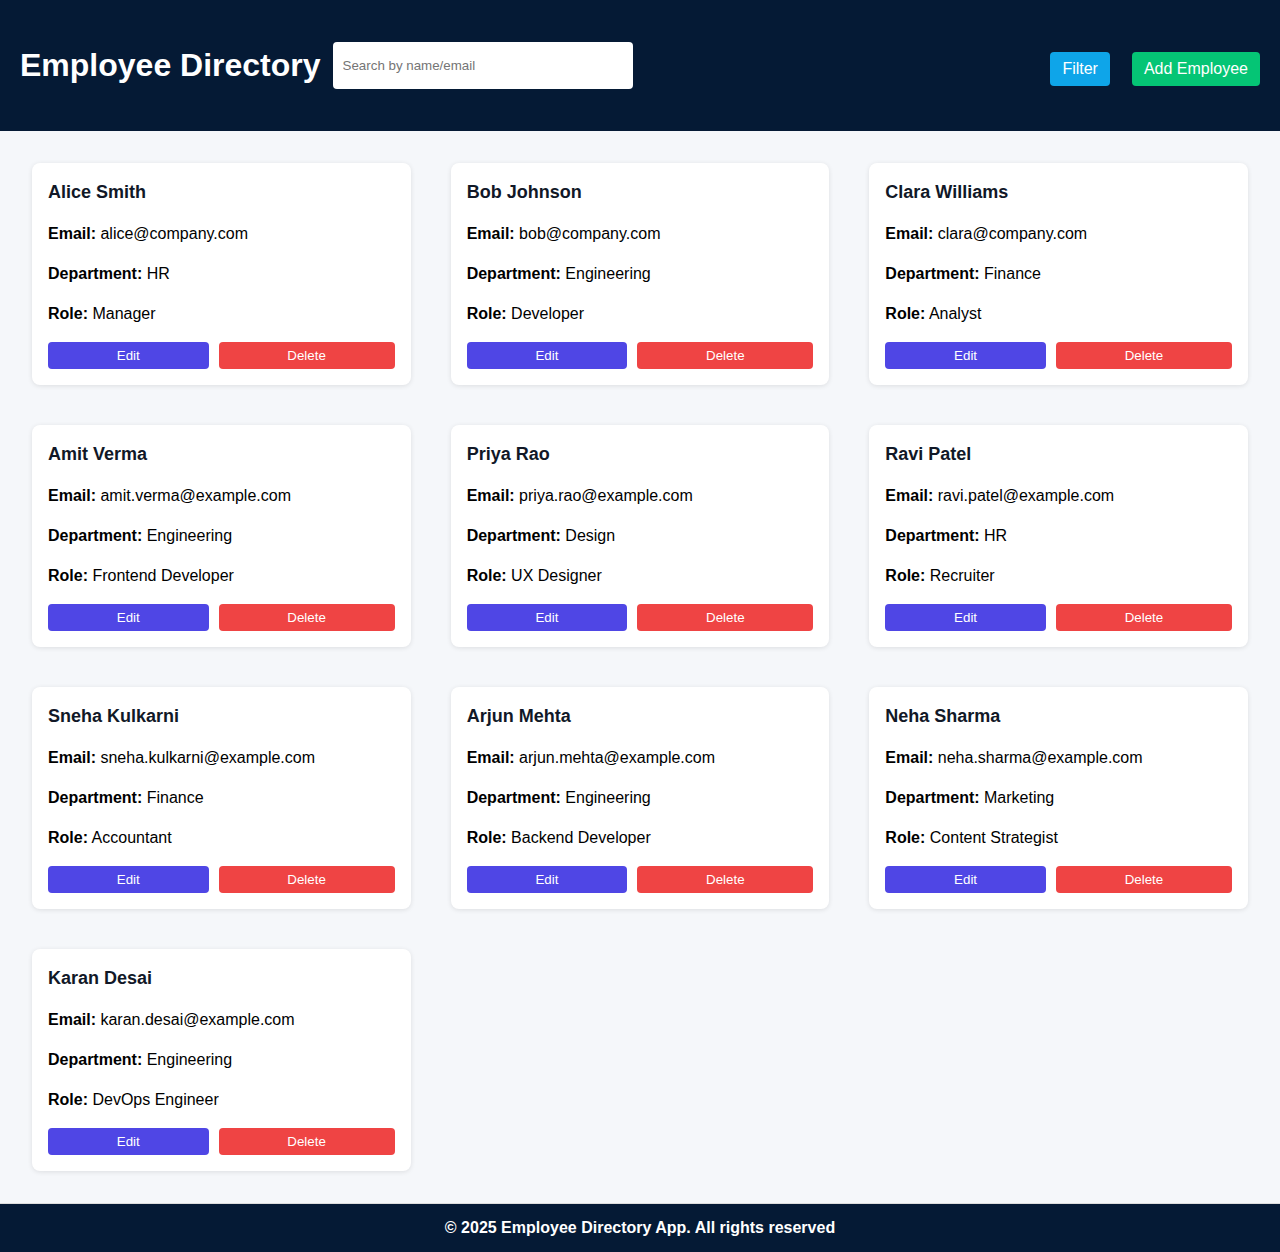
<file: index.html>
<!DOCTYPE html>
<html lang="en">

<head>
    <meta charset="UTF-8" />
    <meta name="viewport" content="width=device-width, initial-scale=1.0">
    <title>Employee Directory</title>
    <link rel="stylesheet" href="assets/styles.css" />
</head>

<body>
    <header class="top-bar">
        <div class="left-section">
            <h1>
                <a href="index.html" style="text-decoration:none; color:inherit; outline: none; border: none;">Employee
                    Directory</a>
            </h1>
            <input type="text" id="searchBar" placeholder="Search by name/email" />
        </div>
        <div class="right-section">
            <button onclick="toggleFilter()">Filter</button>
            <button class="add-btn" onclick="addEmployee()">Add Employee</button>
        </div>
    </header>

    <aside id="filterSidebar" class="hidden filter-section">
        <label for="filterDepartment" class="filter-label">Department:</label>
        <select id="filterDepartment" class="filter-dropdown">
            <option value="">All Departments</option>
        </select>
        <label for="filterRole" class="filter-label">Role:</label>
        <select id="filterRole" class="filter-dropdown">
            <option value="">All Roles</option>
        </select>

        <label for="pageLimit" class="page-limit-label">
            Show:
            <select id="pageLimit" onchange="setPageLimit(this.value)">
                <option value="10">10</option>
                <option value="25">25</option>
                <option value="50">50</option>
                <option value="100">100</option>
            </select>
        </label>
    </aside>

    <main id="employeeContainer"></main>

    <footer class="app-footer">
        <h2>© 2025 Employee Directory App. All rights reserved</h2>
    </footer>

    <script src="assets/scripts.js"></script>
</body>

</html>
</file>
<file: assets/styles.css>
body {
    font-family: 'Segoe UI', sans-serif;
    margin: 0;
    background: #F5F7FA;
    line-height: 1.5;
}

.top-bar {
    display: flex;
    justify-content: space-between;
    align-items: center;
    padding: 20px;
    background: #051a35;
    color: white;
    flex-wrap: wrap;
    gap: 12px;
}

.left-section,
.right-section {
    display: flex;
    align-items: center;
    gap: 12px;
    flex-wrap: wrap;
}

.filter-section {
    display: flex;
    align-items: center;
    gap: 12px;
    flex-wrap: wrap;
    padding: 20px;
}

/* Dropdown style */
.filter-dropdown {
    padding: 8px 14px;
    border-radius: 6px;
    border: 1px solid #D1D5DB;
    background-color: #F9FAFB;
    color: #1E3A8A;
    font-weight: 500;
    font-size: 16px;
    cursor: pointer;
    transition: background-color 0.3s ease, border-color 0.3s ease;
    min-width: 150px;
    outline: none;
}

/* Hover effect */
.filter-dropdown:hover {
    background-color: #E0E7FF;
    border-color: #A5B4FC;
}

.filter-dropdown:disabled {
    background-color: #E5E7EB;
    color: #9CA3AF;
    cursor: not-allowed;
}



/* Filter button style */
.filter-btn {
    background-color: #3b82f6;
    color: white;
    padding: 10px 20px;
    border: none;
    border-radius: 6px;
    cursor: pointer;
    transition: background 0.3s ease;
}

.filter-btn:hover {
    background-color: #2563eb;
}

/* Responsive for mobile */
@media (max-width: 600px) {
    .filter-section {
        flex-direction: column;
        align-items: stretch;
    }

    .filter-dropdown,
    .filter-btn {
        width: 100%;
    }
}

/* Responsive adjustments */
@media (max-width: 600px) {
    .top-bar {
        flex-direction: column;
        align-items: stretch;
    }

    .left-section,
    .right-section {
        justify-content: center;
        width: 100%;
        flex-direction: column;
        gap: 8px;
    }

    .top-bar input {
        width: 100%;
        max-width: 100%;
    }

    .right-section button {
        width: 100%;
    }
}

#searchBar {
    padding: 6px 10px;
    border-radius: 4px;
    border: none;
}

@media (max-width: 768px) {
    .top-bar {
        flex-direction: column;
        align-items: stretch;
    }

    .top-bar input,
    .top-bar button {
        width: 100%;
        margin: 5px 0;
    }
}

.top-bar input {
    padding: 8px;
    width: 35%;
    min-width: 280px;
    border-radius: 4px;
    border: none;
    height: 35px;
    outline: none;
    border-color: #D1D5DB;

    placeholder {
        color: #9CA3AF;
    }
}

@media (max-width: 600px) {
    .top-bar input {
        width: 100%;
        min-width: 0;
    }
}

.top-bar button {
    background: #0EA5E9;
    border: none;
    padding: 8px 12px;
    margin-left: 10px;
    margin-top: 8px;
    border-radius: 4px;
    color: white;
    cursor: pointer;
    flex: 0 0 auto;
    font-size: 16px;
}

.top-bar button:hover {
    background: #0284C7;
}

.top-bar .add-btn {
    background: #05c575;
    border: none;
    padding: 8px 12px;
    margin-left: 10px;
    margin-top: 8px;
    border-radius: 4px;
    color: white;
    cursor: pointer;
    flex: 0 0 auto;
    font-size: 16px;
}

.top-bar .add-btn:hover {
    background: #059669;
}

.employee-card {
    background: white;
    border-radius: 8px;
    padding: 16px;
    margin: 12px;
    box-shadow: 0 1px 5px rgba(0, 0, 0, 0.1);
    flex: 1 1 280px;
    max-width: 100%;
    box-sizing: border-box;
}

.employee-card h3 {
    margin: 0 0 8px;
    font-size: 1.2em;
}

.actions {
    display: flex;
    flex-wrap: wrap;
    gap: 10px;
    margin-top: 8px;
}

.actions button {
    background: #4F46E5;
    color: white;
    padding: 6px 10px;
    border: none;
    border-radius: 4px;
    cursor: pointer;
    flex: 1 1 auto;
}

.actions button:hover {
    background: #4338CA;
}

.actions button:last-child {
    background: #EF4444;
}

.actions button:last-child:hover {
    background: #DC2626;
}

.app-footer {
    padding: 12px;
    background: #1e3a8a;
    color: white;
    text-align: center;
    font-size: 14px;
}

.hidden {
    display: none;
}

.error-text {
    color: red;
    font-size: 0.9em;
    margin-top: 10px;
}

/* Employee Card Styles */
.employee-card {
    background: white;
    border-radius: 8px;
    padding: 16px;
    box-shadow: 0 1px 5px rgba(0, 0, 0, 0.1);
    box-sizing: border-box;
    transition: transform 0.2s ease;
}

.employee-card:hover {
    transform: translateY(-4px);
}

.employee-card h3 {
    margin: 0 0 8px;
    font-size: 18px;
    color: #111827;
    font-family: 'Inter', 'Segoe UI', sans-serif;
}

#employeeContainer {
    display: grid;
    gap: 16px;
}

#employeeContainer {
    display: grid;
    grid-template-columns: 1fr;
    gap: 16px;
    padding: 20px;
}

@media (min-width: 678px) {
    #employeeContainer {
        grid-template-columns: repeat(2, 1fr);
    }
}

@media (min-width: 1000px) {
    #employeeContainer {
        grid-template-columns: repeat(3, 1fr);
    }
}

/* Responsive media queries */
@media (max-width: 768px) {
    .top-bar {
        flex-direction: column;
        align-items: stretch;
    }

    .top-bar input {
        width: 95%;
        margin-bottom: 10px;
    }

    .top-bar button {
        width: 100%;
        margin-left: 0;
    }

    .employee-card {
        margin: 10px;
        flex: 1 1 100%;
    }

    .actions button {
        width: 100%;
    }
}

@media (max-width: 480px) {
    .employee-card {
        padding: 12px;
    }

    .employee-card h3 {
        font-size: 1em;
    }

    .app-footer {
        font-size: 12px;
    }
}

.app-footer {
    align-items: center;
    padding: 12px 16px;
    background: #051a35;
    border-top: 1px solid #ddd;
}

.app-footer h2 {
    margin: 0;
    font-size: 1rem;
}

.app-footer select {
    padding: 4px 8px;
    font-size: 0.9rem;
}

.page-limit-label {
    display: inline-flex;
    align-items: center;
    gap: 8px;
    font-size: 16px;
    color: #1c1d20;
    font-weight: 500;
}

.page-limit-label select {
    padding: 6px 12px;
    border-radius: 4px;
    border: none;
    font-size: 16px;
    cursor: pointer;
    transition: border-color 0.3s;
    color: #4F46E5;
    outline: none;
}

.page-limit-label {
    display: inline-flex;
    align-items: center;
    gap: 8px;
    font-size: 16px;
    color: #111827;
    font-weight: 500;
}

.page-limit-label select {
    padding: 6px 12px;
    border-radius: 6px;
    border: 1px solid #D1D5DB;
    background-color: #F9FAFB;
    font-size: 16px;
    color: #1E3A8A;
    font-weight: 500;
    cursor: pointer;
    outline: none;
    transition: background-color 0.3s ease, border-color 0.3s ease;
}

.page-limit-label select:hover {
    background-color: #E0E7FF;
    border-color: #A5B4FC;
}


/* Form CSS */

.form-page {
    display: flex;
    justify-content: center;
    align-items: center;
    min-height: 100vh;
    background: #f4f6f9;
    padding: 20px;
}

.form-card {
    background: white;
    padding: 32px;
    border-radius: 12px;
    max-width: 500px;
    width: 100%;
    box-shadow: 0 8px 24px rgba(0, 0, 0, 0.1);
    display: flex;
    flex-direction: column;
}

.form-card h2 {
    margin-top: 0;
    margin-bottom: 24px;
    font-size: 1.6em;
    text-align: center;
    color: #111827;
}

.form-group {
    display: flex;
    flex-direction: column;
    margin-bottom: 18px;
}

.form-group label {
    margin-bottom: 6px;
    font-weight: 600;
    color: #333;
}

.form-group input,
.form-group select {
    padding: 10px 12px;
    border: 1px solid #ccc;
    border-radius: 6px;
    font-size: 1em;
    transition: border 0.2s;
}

.form-group input:focus,
.form-group select:focus {
    border-color: #2563eb;
    outline: none;
}

.two-cols {
    display: grid;
    grid-template-columns: 1fr 1fr;
    gap: 16px;
}

.two-cols>div {
    display: flex;
    flex-direction: column;
}

@media (max-width: 600px) {
    .two-cols {
        grid-template-columns: 1fr;
    }
}

.form-actions {
    display: flex;
    justify-content: flex-end;
    gap: 12px;
    margin-top: 16px;
}

.form-actions button {
    padding: 10px 18px;
    border: none;
    border-radius: 6px;
    cursor: pointer;
    font-weight: 600;
    font-size: 1em;
    transition: background-color 0.2s;
}

.form-actions button[type="submit"] {
    background-color: #04b86d;
    color: white;
}

.form-actions button[type="button"] {
    background-color: #e5e7eb;
    color: #333;
}

.form-actions button[type="button"]:hover {
    background-color: #d1d5db;
}

.error-text {
    color: red;
    font-size: 0.9em;
    margin-top: 8px;
    text-align: center;
}

@media (max-width: 600px) {
    .two-cols {
        flex-direction: column;
    }
}
</file>
